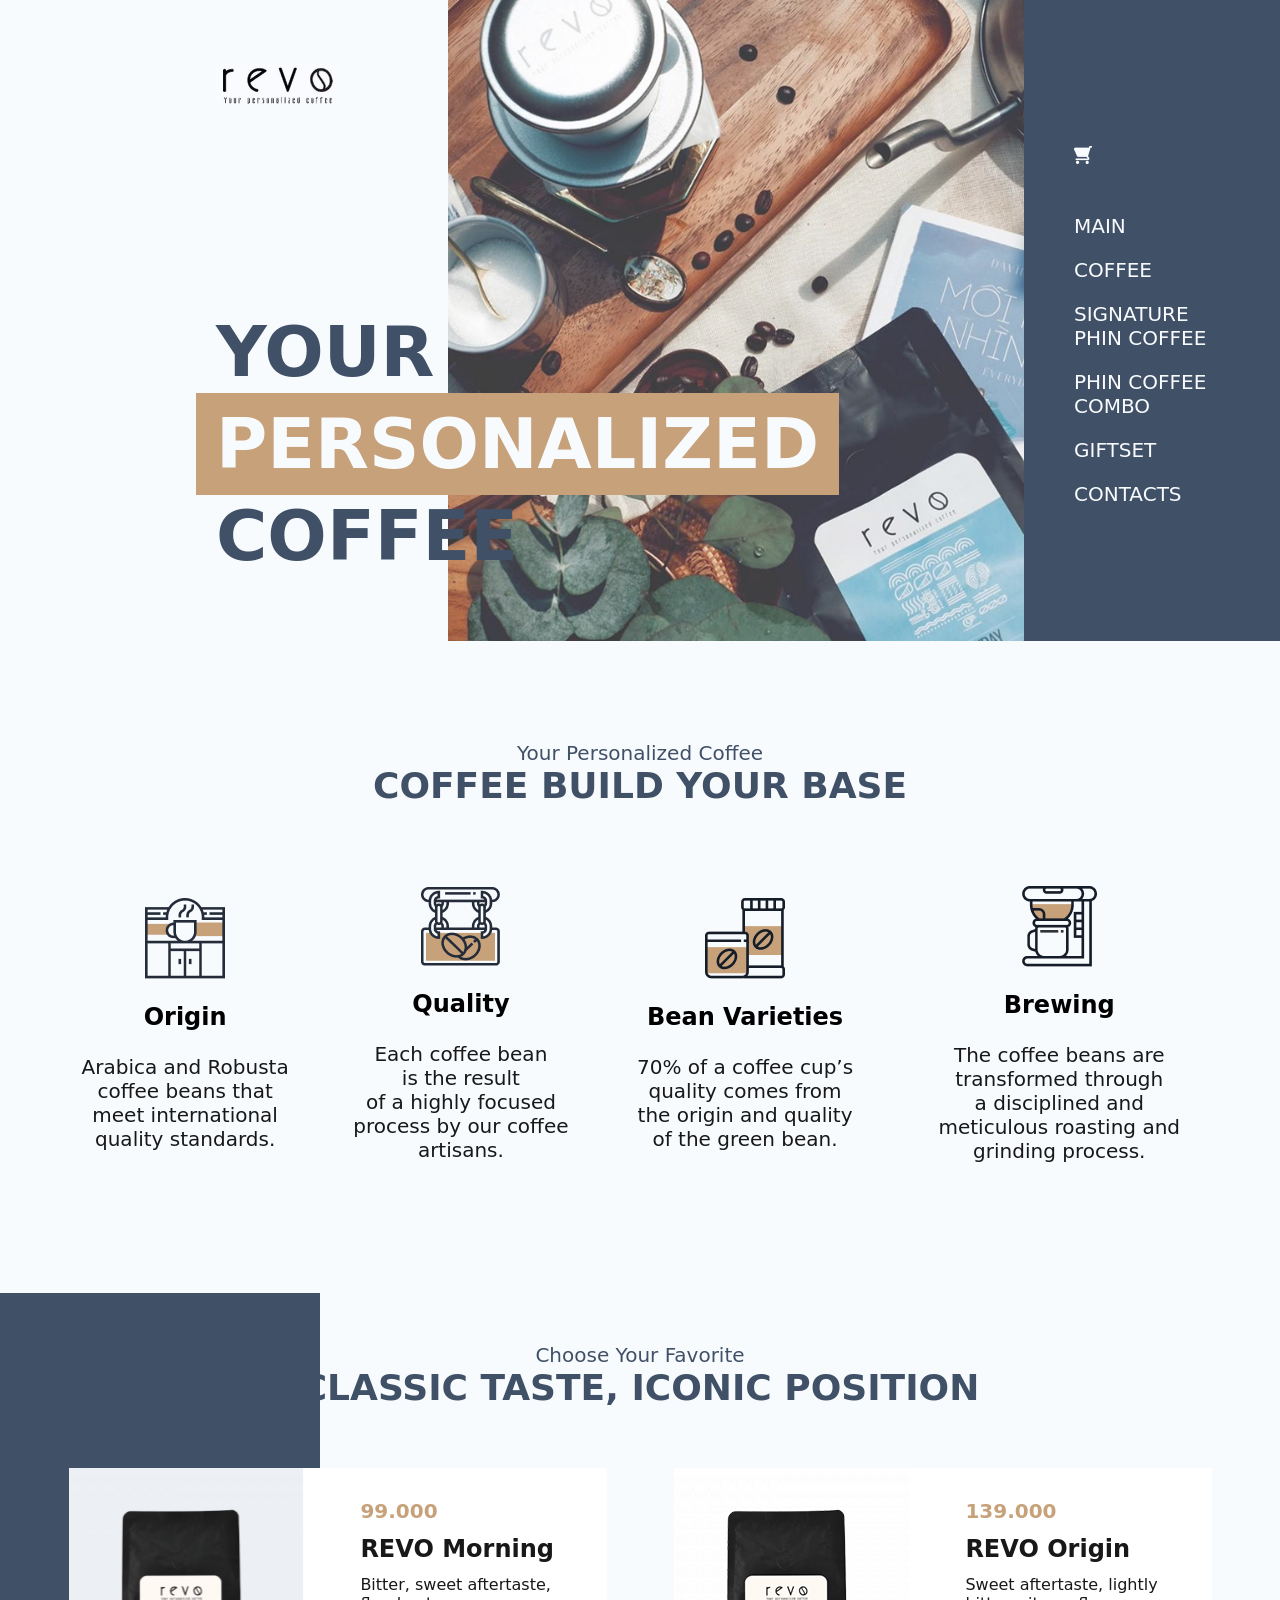
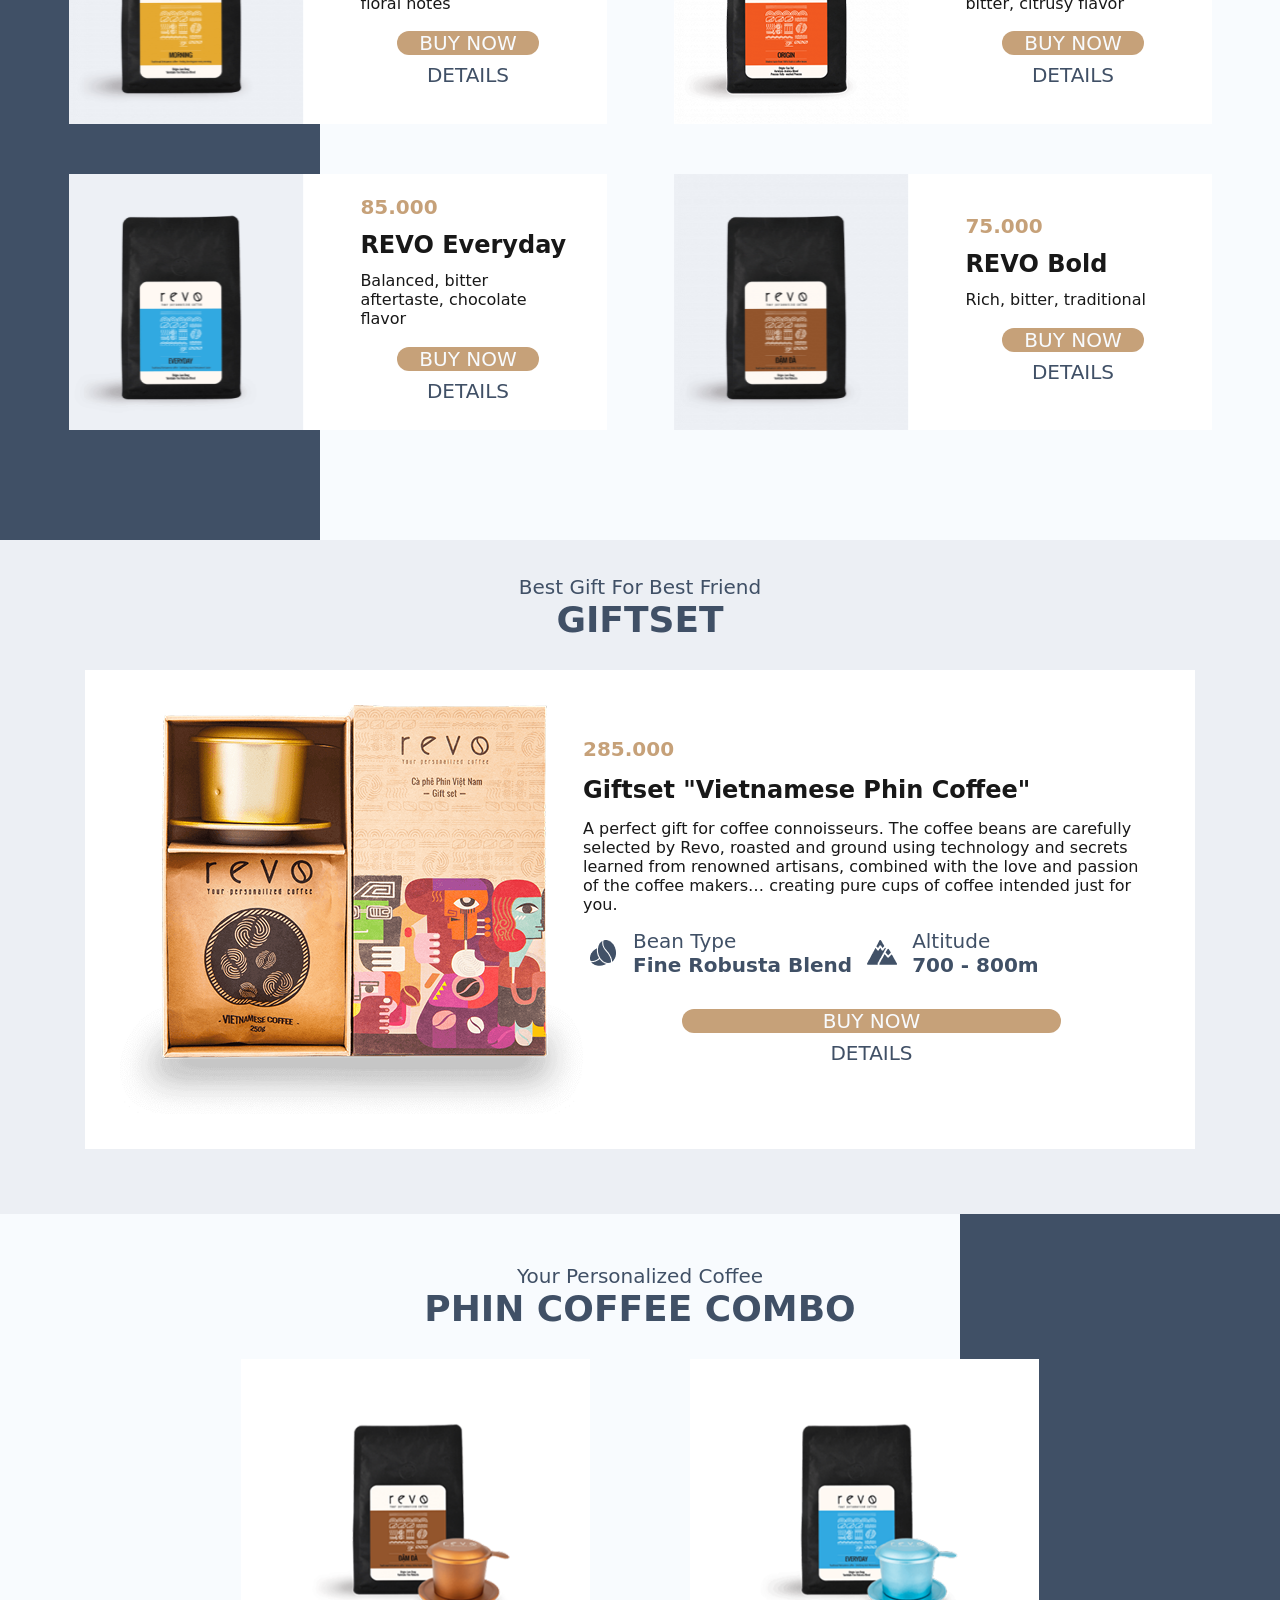
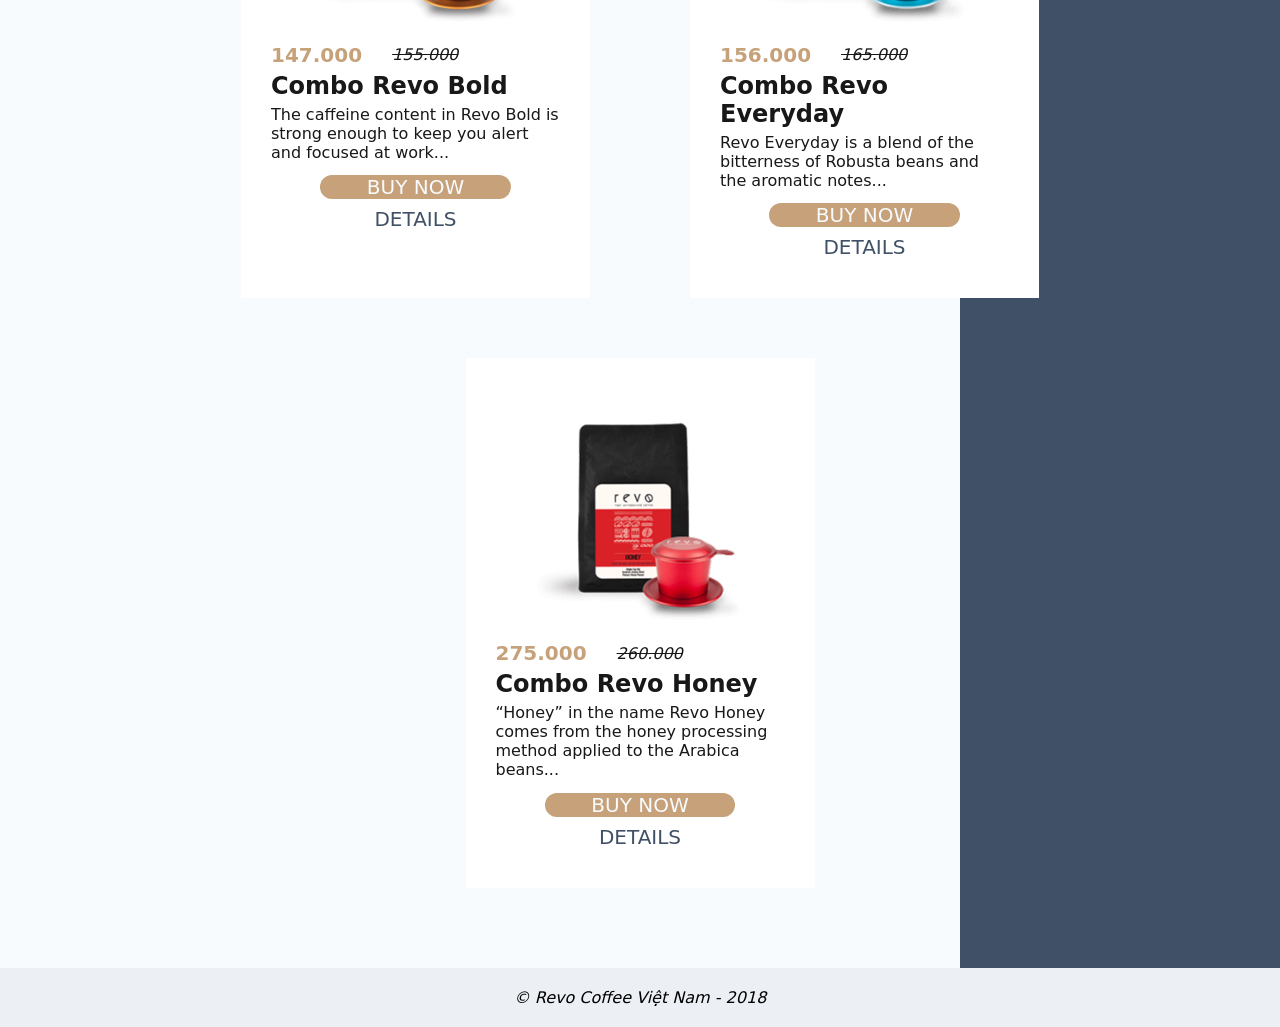
<file: index.html>
<!DOCTYPE html>
<html lang="en">
<head> 
    <meta charset="UTF-8"> 
    <meta name="viewport" content="width=device-width, initial-scale=1.0"> 
    <title>REVO Coffee</title> 
    <link rel="icon" href="assets/icons/LOGO.ico" type="image/x-icon">
    <link rel="stylesheet" href="styles/style.css">
    <link rel="stylesheet" href="styles/mobile.css" media="screen and (max-width: 1024px)">
</head> 
<body> 
    <header class="bg-white content-grid">
        <img class="logo-img" src="assets/icons/LOGO.png" alt="Logo">
        <button class="menu-toggle" id="menuToggle" aria-label="Открыть меню" aria-expanded="false"> 
            <span class="menu-toggle__line"></span> 
            <span class="menu-toggle__line"></span> 
            <span class="menu-toggle__line"></span> 
        </button> 
        <div class="header-text">
            <h1 class="c-title fw-bold fs-70 z-1">YOUR</h1> 
            <h1><span class="c-text-white fw-bold bg-brown fs-70 b-20 z-1">PERSONALIZED</span></h1> 
            <h1 class="c-title fw-bold fs-70 z-1">COFFEE</h1> 
        </div>
        <img class="banner-img" src="assets/img/Banner.png" alt="Banner">
        <aside class="nav p-50">
            <nav class="nav" id="mainNav"> 
                <img class="cart-img" src="assets/icons/shopping-cart-3.png" alt="Cart">
                <div>
                    <ul class="nav__list"> 
                        <li class="fs-20 fw-normal ff-nunito m-20 hover:fw-normal nav__item"><a class="c-nav-text c-text-white nav__link" href="#main">MAIN</a></li> 
                        <li class="fs-20 fw-normal ff-nunito m-20 hover:fw-normal nav__item"><a class="c-nav-text c-text-white nav__link" href="#coffee">COFFEE</a></li> 
                        <li class="fs-20 fw-normal ff-nunito m-20 hover:fw-normal nav__item"><a class="c-nav-text c-text-white nav__link" href="#signaturecoffee">SIGNATURE PHIN COFFEE</a></li> 
                        <li class="fs-20 fw-normal ff-nunito m-20 hover:fw-normal nav__item"><a class="c-nav-text c-text-white nav__link" href="#coffeecombo">PHIN COFFEE COMBO</a></li> 
                        <li class="fs-20 fw-normal ff-nunito m-20 hover:fw-normal nav__item"><a class="c-nav-text c-text-white nav__link" href="#giftset">GIFTSET</a></li> 
                        <li class="fs-20 fw-normal ff-nunito m-20 hover:fw-normal nav__item"><a class="c-nav-text c-text-white nav__link" href="#contacts">CONTACTS</a></li> 
                    </ul> 
                </div>
            </nav>
        </aside>
    </header> 
    <main> 
        <section id="coffee"> 
            <h4 class="c-title fs-20 fw-normal align-center">Your Personalized Coffee</h4>
            <h2 class="c-title fs-36 fw-bold align-center">COFFEE BUILD YOUR BASE</h2>
            <div class="container">
                <div class="container-grid">
                    <img class="p-20" src="assets/icons/Origin.png" alt="Origin">
                    <h3 class="fs-24 align-center">Origin</h3>
                    <p class="align-center c-text fs-20">Arabica and Robusta coffee beans that meet international quality standards.</p>
                </div>
                <div class="container-grid">
                    <img class="p-20" src="assets/icons/Quality.png" alt="Quality">
                    <h3 class="fs-24 align-center">Quality</h3>
                    <p class="align-center c-text fs-20">Each coffee bean is&nbsp;the result of&nbsp;a&nbsp;highly focused process by&nbsp;our coffee artisans.</p>
                </div>
                <div class="container-grid">
                    <img class="p-20" src="assets/icons/Bean_Varieties.png" alt="Bean Varieties">
                    <h3 class="fs-24 align-center">Bean Varieties</h3>
                    <p class="align-center c-text fs-20">70% of&nbsp;a&nbsp;coffee cup&rsquo;s quality comes from the origin and quality of&nbsp;the green bean.</p>
                </div>
                <div class="container-grid">
                    <img class="p-20" src="assets/icons/Brewing.png" alt="Brewing">
                    <h3 class="fs-24 align-center">Brewing</h3>
                    <p class="align-center c-text fs-20">The coffee beans are transformed through a&nbsp;disciplined and meticulous roasting and grinding process.</p>
                </div>
            </div>
        </section>
        <section id="signaturecoffee">
            <div class="content-sign-coffee">
                <h4 class="c-title fs-20 fw-normal align-center">Choose Your Favorite</h4> 
                <h2 class="c-title fs-36 fw-bold align-center">CLASSIC TASTE, ICONIC POSITION</h2>  
                <div class="a-container-flex m-50">
                    <article class="a-container a-card hover:a-container">
                        <img class="card-img" src="assets/img/Coffee_1.png" alt="REVO Morning">
                        <div class="a-card-text">
                            <h5 class="c-text-brown fs-20">99.000</h5>
                            <h3 class="c-text fs-24">REVO Morning</h3>
                            <p class="c-text">Bitter, sweet aftertaste, floral notes</p>
                            <span class="buttons-text">
                                <p class="bg-brown rounded p-box fs-20 align-center"><a class="c-nav-text c-text-white" href="#paymenu">BUY NOW</a></p>
                                <p class="fs-20 align-center"><a class="c-title c-nav-text" href="#details">DETAILS</a></p>
                            </span>
                            
                        </div>
                    </article>
                    <article class="a-container a-card hover:a-container">
                        <img class="card-img" src="assets/img/Coffee_2.png" alt="REVO Origin">
                        <div class="a-card-text">
                            <h5 class="c-text-brown fs-20">139.000</h5>
                            <h3 class="c-text fs-24">REVO Origin</h3>
                            <p class="c-text">Sweet aftertaste, lightly bitter, citrusy flavor</p>
                            <span class="buttons-text">
                                <p class="bg-brown rounded p-box fs-20 align-center"><a class="c-nav-text c-text-white" href="#paymenu">BUY NOW</a></p>
                                <p class="fs-20 align-center"><a class="c-title c-nav-text" href="#details">DETAILS</a></p>
                            </span>
                            
                        </div>
                    </article>
                    <article class="a-container a-card hover:a-container">
                        <img class="card-img" src="assets/img/Coffee_3.png" alt="REVO Everyday">
                        <div class="a-card-text">
                            <h5 class="c-text-brown fs-20">85.000</h5>
                            <h3 class="c-text fs-24">REVO Everyday</h3>
                            <p class="c-text">Balanced, bitter aftertaste, chocolate flavor</p>
                            <span class="buttons-text">
                                <p class="bg-brown rounded p-box fs-20 align-center"><a class="c-nav-text c-text-white" href="#paymenu">BUY NOW</a></p>
                                <p class="fs-20 align-center"><a class="c-title c-nav-text" href="#details">DETAILS</a></p>
                            </span>
                            
                        </div>
                    </article>
                    <article class="a-container a-card hover:a-container">
                        <img class="card-img" src="assets/img/Coffee_4.png" alt="REVO Bold">
                        <div class="a-card-text">
                            <h5 class="c-text-brown fs-20">75.000</h5>
                            <h3 class="c-text fs-24">REVO Bold</h3>
                            <p class="c-text">Rich, bitter, traditional</p>
                            <span class="buttons-text">
                                <p class="bg-brown rounded p-box fs-20 align-center"><a class="c-nav-text c-text-white" href="#paymenu">BUY NOW</a></p>
                                <p class="fs-20 align-center"><a class="c-title c-nav-text" href="#details">DETAILS</a></p>
                            </span>
                        </div>
                    </article>
                </div>
            </div>
        </section> 
        <section class="bg-grey" id="giftset"> 
            <div class="gift-container-flex">
                <h4 class="c-title fs-20 fw-normal">Best Gift For Best Friend</h4> 
                <h2 class="c-title fs-36 fw-bold">GIFTSET</h2>
                <article class="giftset-container giftset-cart-flex">
                    <img class="giftset_coffee_img align-img" src="assets/img/Giftset_coffee.png" alt="Giftset Coffee">
                    <div class="giftset-text-grid">
                        <h5 class="c-text-brown fs-20">285.000</h5>
                        <h3 class="c-text fs-24">Giftset "Vietnamese Phin Coffee"</h3>
                        <p class="c-text">A&nbsp;perfect gift for coffee connoisseurs. The coffee beans are carefully selected by&nbsp;Revo, roasted and ground using technology and secrets learned from renowned artisans, combined with the love and passion of&nbsp;the coffee makers&hellip; creating pure cups of&nbsp;coffee intended just for you.</p>
                        <div class="giftset-container-flex">
                            <img src="assets/icons/IC_coffee.png" alt="Coffee">
                            <div class="giftset-text-flex">
                                <p class="c-title fs-20 fw-normal">Bean Type</p>
                                <p class="c-title fs-20"><b>Fine Robusta Blend</b></p>          
                            </div>
                            <img src="assets/icons/IC_Mountain.png" alt="Mountain">
                            <div class="giftset-text-flex">
                                <p class="c-title fs-20 fw-normal">Altitude</p>
                                <p class="c-title fs-20"><b>700 - 800m</b></p>
                            </div>
                            
                        </div>
                       
                        <span class="buttons-text align-center-span">
                                <p class="bg-brown rounded p-box fs-20 align-center"><a class="c-nav-text c-text-white" href="#paymenu">BUY NOW</a></p>
                                <p class="fs-20 align-center"><a class="c-title c-nav-text" href="#details">DETAILS</a></p>
                        </span>
                    </div>
                    
                </article>
            </div>
            
        </section> 
        <section id="coffeecombo"> 
            <div class="content-sign-coffee">
                <h4 class="c-title fs-20 fw-normal align-center">Your Personalized Coffee</h4> 
                <h2 class="c-title fs-36 fw-bold align-center">PHIN COFFEE COMBO</h2> 
                <div class="combo-containers-flex">
                    <article class="combo-container combo-container-flex hover:a-container">
                        <img class="align-img" src="assets/img/Coffee_cup_1.png" alt="Combo Revo Bold">
                        <div class="price-flex">
                            <h5 class="c-text-brown fs-20">147.000</h5>
                            <p class="c-text"><del><i>155.000</i></del></p>
                        </div>
                        
                        <h3 class="c-text fs-24">Combo Revo Bold</h3>
                        <p class="c-text">The caffeine content in Revo Bold is strong enough to keep you alert and focused at work...</p>
                        <span class="buttons-text align-center-span">
                                <p class="bg-brown rounded p-box fs-20 align-center"><a class="c-nav-text c-text-white" href="#paymenu">BUY NOW</a></p>
                                <p class="fs-20 align-center"><a class="c-title c-nav-text" href="#details">DETAILS</a></p>
                        </span>
                    </article>
                    <article class="combo-container combo-container-flex hover:a-container">
                        <img class="align-img" src="assets/img/Coffee_cup_2.png" alt="Combo Revo Everyday">
                        <div class="price-flex">
                            <h5 class="c-text-brown fs-20">156.000</h5>
                            <p class="c-text"><del><i>165.000</i></del></p>
                        </div>
                        
                        <h3 class="c-text fs-24">Combo Revo Everyday</h3>
                        <p class="c-text">Revo Everyday is a blend of the bitterness of Robusta beans and the aromatic notes...</p>
                        <span class="buttons-text align-center-span">
                                <p class="bg-brown rounded p-box fs-20 align-center"><a class="c-nav-text c-text-white" href="#paymenu">BUY NOW</a></p>
                                <p class="fs-20 align-center"><a class="c-title c-nav-text" href="#details">DETAILS</a></p>
                        </span>
                    </article>
                    <article class="combo-container combo-container-flex hover:a-container">
                        <img class="align-img" src="assets/img/Coffee_cup_3.png" alt="Combo Revo Honey">
                        <div class="price-flex">
                            <h5 class="c-text-brown fs-20">275.000</h5>
                            <p class="c-text"><del><i>260.000</i></del></p>
                        </div>
                        
                        <h3 class="c-text fs-24">Combo Revo Honey</h3>
                        <p class="c-text">“Honey” in the name Revo Honey comes from the honey processing method applied to the Arabica beans...</p>
                        <span class="buttons-text align-center-span">
                                <p class="bg-brown rounded p-box fs-20 align-center"><a class="c-nav-text c-text-white" href="#paymenu">BUY NOW</a></p>
                                <p class="fs-20 align-center"><a class="c-title c-nav-text" href="#details">DETAILS</a></p>
                            </span>
                    </article>
                </div>
            </div>
            
        </section> 
    </main> 
    <footer> 
        <p><i>&copy; Revo Coffee Việt Nam - 2018</i></p> 
    </footer>
    <button class="scroll-top" id="scrollTop" aria-label="Наверх">↑</button>
    <script src="scripts/menu.js"></script>
</body> 
</html>
</file>
<file: styles/style.css>
*, ::before, ::after {
    box-sizing: border-box;
    margin: 0;
    padding: 0;
}

@import url('https://fonts.googleapis.com/css2?family=Montserrat:ital,wght@0,100..900;1,100..900&family=Nunito:ital,wght@0,200..1000;1,200..1000&display=swap');

.p-20{
    padding: 0px 20px;
}

.p-5-20{
    padding: 5px 20px;
}

.p-50{
    padding: 0px 50px;
}

.p-box{
    width: 70%;
}

.b-20{
    display: inline-block;
    padding: 10px 20px;
    margin-left: -20px;
}

.m-20{
    margin: 20px 0px;
}

.m-50{
    margin: 50px;
}

.align-center{
    text-align: center;
}

.align-center-span{
    align-self  : center;
}

.c-title {
    color: #405066;
}

.c-nav-text{
    text-decoration: none;
}

.c-text-white{
    color: #f8fbfe;
}

.c-text{
    color: #181818;
}

.c-text-brown {
    color: #c6a179;
}

.bg-white {
    background: #f8fbfe;
}

.bg-brown {
    background: #c6a179;
}

.bg-grey {
    background: #eceff4;
}

.container{
    display: flex;
    margin: 50px;
    flex-wrap: nowrap;
    align-items: center;
    flex-direction: row;
    justify-content: space-around;
}

.text-container{
    display: flex;
    flex-direction: row;
    flex-wrap: wrap;
    justify-content: space-around;
    align-items: center;
    align-content: center;
}

.a-container{
    background: #fff;
    width: 538px;
    height: 256px;
}

.giftset-container{
    background: #fff;
    margin: 30px 50px;
}

.combo-container{
    background: #fff;
    margin: 30px 50px;
}

.fw-normal {
    font-weight: 400;
}

.fw-bold {
    font-weight: 900;
}

.fs-70{
    font-size: 70px;
}

.fs-36{
    font-size: 36px;
}

.fs-24{
    font-size: 24px;
}

.fs-20{
    font-size: 20px;
}

.ff-nunito{
    font-family: 'Nunito', system-ui, sans-serif;
}

.rounded { 
    border-radius: 20px; 
} 

.nav {
    display: flex;
    background: #405066;
    flex-direction: column;
    align-items: baseline;
    justify-content: center;
    flex-wrap: nowrap;
    text-align: left;
}
.z-1{
    position: relative;
    z-index: 5;
}

.banner-img {
    width: 100%;
    height: 100%;
    object-fit: cover;
}

.logo-img {
    width: 124px;
    height: 40px;
    z-index: 5;
    position: absolute;
    margin: 4rem 13.5rem;
}

.cart-img {
    width: 18px;
    height: 18px;
    margin: 30px 0;
}

.card-img {
    width: 235px;
    height: 256px;
}

.header-text{
    display: flex;
    flex-direction: column;
    flex-wrap: wrap;
    justify-content: flex-end;
    align-content: flex-start;
    padding: 4rem 13.5rem;
}

.content-grid {
    display: grid;
    grid-template-columns: 35% 45% 20%;
    justify-items: stretch;
    align-items: stretch;
    justify-content: center;
}


.container-grid {
    display: grid;
    gap: 1.5rem;
    justify-items: center;
    justify-content: center;
    align-items: stretch;
    margin: 30px;
}

.a-card {
    display: flex;
    flex-direction: row;
    gap: 30px;
    flex-wrap: wrap;
    align-content: center;
    justify-content: flex-start;
    margin: 10px auto;
    align-items: center;
}

.a-card-text {
    display: flex;
    flex-direction: column;
    gap: 12px;
    flex-wrap: wrap;
    width: 50%;
    padding: 5%;
}

.a-container-flex {
    display: grid;
    grid-template-columns: repeat(2, 1fr); /* 2 колонки */
    gap: 30px;
    justify-items: center;
    position: relative;
    z-index: 2;
}

.buttons-text{
    display: flex;
    gap: 8px;
    padding: 3%;
    justify-items: center;
    align-items: center;
    flex-wrap: wrap;
    flex-direction: column;
    justify-content: space-around;
    width: 100%;
}



.gift-container-flex {
    display: flex;
    flex-direction: column;
    align-items: center;
    justify-content: center;
    flex-wrap: nowrap;
    padding:35px;
}

.giftset-container-flex{
    display: flex;
    align-content: center;
    align-items: center;
    gap: 10px;
}

.giftset-text-grid{
    display: grid;
    justify-items: start;
    align-items: stretch;
    gap: 15px;
}

.giftset-text-flex{
    display: flex;
    justify-items: start;
    align-items: flex-start;
    flex-direction: column;
    flex-wrap: nowrap;
}

.content-sign-coffee{
    padding: 50px 0;
}

.giftset-cart-flex{
    display: flex;
    flex-direction: row;
    align-items: center;
    flex-wrap: nowrap;
    justify-content: space-between;
    padding: 35px;
}

.align-img{
    align-self: center;
    width: 100%;
}

.giftset_coffee_img{
    width: 75%;
    height: 80%;
}

.combo-container-flex{
    display: flex;
    flex-direction: column;
    align-items: flex-start;
    width: 349px;
    padding: 30px;
    z-index: 2;
    gap: 5px;
}

.combo-containers-flex{
    display: flex;
    flex-wrap: wrap;
    justify-content: center;
}

.price-flex{
    display: flex;
    flex-direction: row;
    align-content: stretch;
    align-items: center;
    flex-wrap: nowrap;
    gap: 30px;
}

.hover\:fw-normal:hover { 
    font-weight: 500; 
}

.hover\:a-container:hover { 
    box-shadow: 0 4px 8px rgba(0, 0, 0, 0.1);
}

body { 
    background: #f8fbfe;
    font-family: 'Montserrat', system-ui, sans-serif; 
} 

ul {
    list-style-type: none;
}

.menu-toggle { 
    display: none; 
    flex-direction: column; 
    justify-content: space-between; 
    width: 44px; 
    height: 44px; 
    background: transparent; 
    border: none; 
    padding: 12px 10px; 
    cursor: pointer; 
    z-index: 1001; 
    position: absolute;
    top: 3.5%;
    left: 2%;
} 
.menu-toggle__line { 
    width: 100%; 
    height: 3px; 
    background: #405066; 
    border-radius: 2px; 
    transition: var(--transition); 
} 
/* Состояние открытого меню */
.menu-toggle.active .menu-toggle__line:nth-child(1) { 
    transform: rotate(45deg) translate(6px, 6px); 
} 

.menu-toggle.active .menu-toggle__line:nth-child(2) { 
    opacity: 0; 
}

.menu-toggle.active .menu-toggle__line:nth-child(3) { 
    transform: rotate(-45deg) translate(6px, -6px); 
} 

/* Кнопка "Наверх" */
.scroll-top { 
    position: fixed; 
    bottom: 30px; 
    right: 30px; 
    width: 56px; 
    height: 56px; 
    background: #1e3a2334; 
    color: white; 
    border: none; 
    border-radius: 50%; 
    font-size: 24px; 
    cursor: pointer; 
    box-shadow: 0 4px 12px rgba(0,0,0,0.3); 
    opacity: 0; 
    visibility: hidden; 
    transition: all 0.3s ease; 
    z-index: 999; 
    display: flex; 
    align-items: center; 
    justify-content: center; 
} 
.scroll-top.visible { 
    opacity: 1; 
    visibility: visible; 
} 
.scroll-top:hover { 
    background: #1e3a2334; 
    transform: scale(1.1); 
} 
.scroll-top:active { 
    transform: scale(0.95); 
} 

#coffee{
    margin: 100px auto;
}

#signaturecoffee {
    position: relative;
    background-color: #f8fbfe;
    align-items: center;
}

#signaturecoffee::before {
    content: "";
    position: absolute;
    width: 25%;
    height: 100%;
    background-color: #405066;
}

#coffeecombo{
    position: relative;
    background-color: #f8fbfe;
}

#coffeecombo::before {
    content: "";
    right: 0;
    position: absolute;
    width: 25%;
    height: 100%;
    background-color: #405066;
}

footer{
    background-color: #eceff4;
    text-align: center;
    padding: 20px;
}

@media (max-width: 1199px) { 
    .a-container{
        width: 70%;
        height: 100%;
        flex-direction: column;
    }

    .a-card{
        justify-content: space-between;
        gap: 0;
    }

    .a-card-text{
        width: 100%;
        align-items: flex-start;
    }

    .content-grid {
        display: flex;
        flex-direction: column;
    }

    .logo-img {
        position: static;
        margin: 40px auto auto auto;
    }

    .nav {
        height: 500px;
    }

    .header-text {
        padding: 20px;
        align-content: center;
        text-align: center;
    }

    .fs-70 { 
        font-size: 45px;
     }

     .fs-20{
        font-size: 19px;
     }

    .card-img {
        width: 100%;
        height: auto;
    }

    #signaturecoffee::before,
    #coffeecombo::before {
        display: none;
    }
}
</file>
<file: styles/mobile.css>
@media (max-width: 768px) {
    .header { 
        position: sticky; 
    } 

    .menu-toggle { 
        display: flex; /* Показываем гамбургер */ 
    } 

    .nav { 
        position: fixed; 
        top: 0; 
        right: -100%;
        width: 300px; 
        height: 100vh; 
        padding: 80px 30px 30px; 
        transition: right 0.5s ease; 
        z-index: 1000; 
        overflow-y: auto; 
    }

    .nav.active { 
        right: 0; 
    } 

    .nav__list { 
        flex-direction: column; 
        gap: 0; 
    } 

    .nav__item { 
        width: 100%; 
    } 

    .nav__link { 
        display: block; 
        width: 100%; 
        padding: 15px 0; 
        font-size: 18px; /* Увеличиваем для мобильных */ 
    } 

    .nav__link:hover{ 
            background: #2f3e53;
            font-weight: bold;
            padding-left: 10px;
            border-radius: 15px; 
    } 

    /* Затемнение фона при открытом меню */ 
    .nav-overlay { 
        visibility: hidden;
        opacity: 0; 
        position: fixed; 
        top: 0; 
        left: 0; 
        width: 100%; 
        height: 100%; 
        background: #2f3e5373; 
        transition: opacity 0.5s ease, visibility 0s 1.5s; 
        z-index: 999; 
    } 

    .nav-overlay.active { 
        visibility: visible;
        opacity: 100; 
        transition: opacity 0.5s ease, visibility 0s 0s; 
    } 

    /* Увеличиваем touch-зоны */ 
    .btn { 
        min-width: 120px; 
    } 

    .content-sign-coffee {
        padding: 20px 0;
    }

    .fs-20, p {
        font-size: 18px;
    }

    .fs-24{
        font-size: 20px;
    }

    .fs-36 {
        font-size: 30px;
    }

    .container {
        flex-wrap: wrap; 
    }
    
    .container-grid {
        width: 45%;
    }

    #signaturecoffee::before, 
    #coffeecombo::before {
        display: none;
    }

    .giftset-cart-flex {
        flex-wrap: wrap;
        justify-content: center;
    }

    .giftset-container-flex {
        margin: 0 auto;
        gap: 10px;
    }
    
    .giftset-text-grid {
        display: grid;
        justify-items: start;
        gap: 15px;
    }

    .scroll-top { 
        width: 52px; 
        height: 52px; 
        bottom: 20px; 
        right: 20px; 
    } 
}

@media (max-width: 575px) {
    .a-container-flex{
        display: flex;
        justify-items: center;
        position: relative;
        flex-direction: column;
        flex-wrap: nowrap;
        align-items: center;    
    }

    .a-container {
        width: 60%;
    }

    .a-card{
        margin: 0 10px;
    }

    .a-card-text{
        gap: 5px;
        padding: 10%;
    }

    .fs-20, p {
        font-size: 17px;
    }

    .fs-70 {
        font-size: 32px; 
    }

    .fs-24 {
        font-size: 18px;
    }

    .fs-36 { 
        font-size: 26px; 
    }
    
    .b-20 { 
        margin-left: 0; 
        padding: 5px 10px; 
    }

    .combo-container {
        margin: 15px;   
        width: 60%;
    }
    
    #signaturecoffee::before, 
    #coffeecombo::before {
        display: none;
    }

    .header-text {
        padding: 10px;
    }

    #coffee {
        margin: 50px auto -20px auto;
    }

}

@media (max-width: 399px) {
    .a-container-flex{
        display: flex;
        justify-items: center;
        position: relative;
        z-index: 2;
        align-items: center;
        flex-wrap: nowrap;
        flex-direction: column;
    }

    .m-50{
        margin: 10px;
    }

    .container{
        margin: 10px;
    }
    
    .logo-img{
        width: 100px;
        height: auto;
    }

    .fs-20, p {
        font-size: 14px;
    }

    .fs-24 {
        font-size: 16px;
    }

    .fs-70 { 
        font-size: 28px; 
    }

    .fs-36 { 
        font-size: 18px; 
    }
    
    .text-container {
        flex-direction: column;
        gap: 10px;
    }
    
    .p-box {
        width: 100%;
    }

    .a-container{
        width: 55%;
    }
}
</file>
